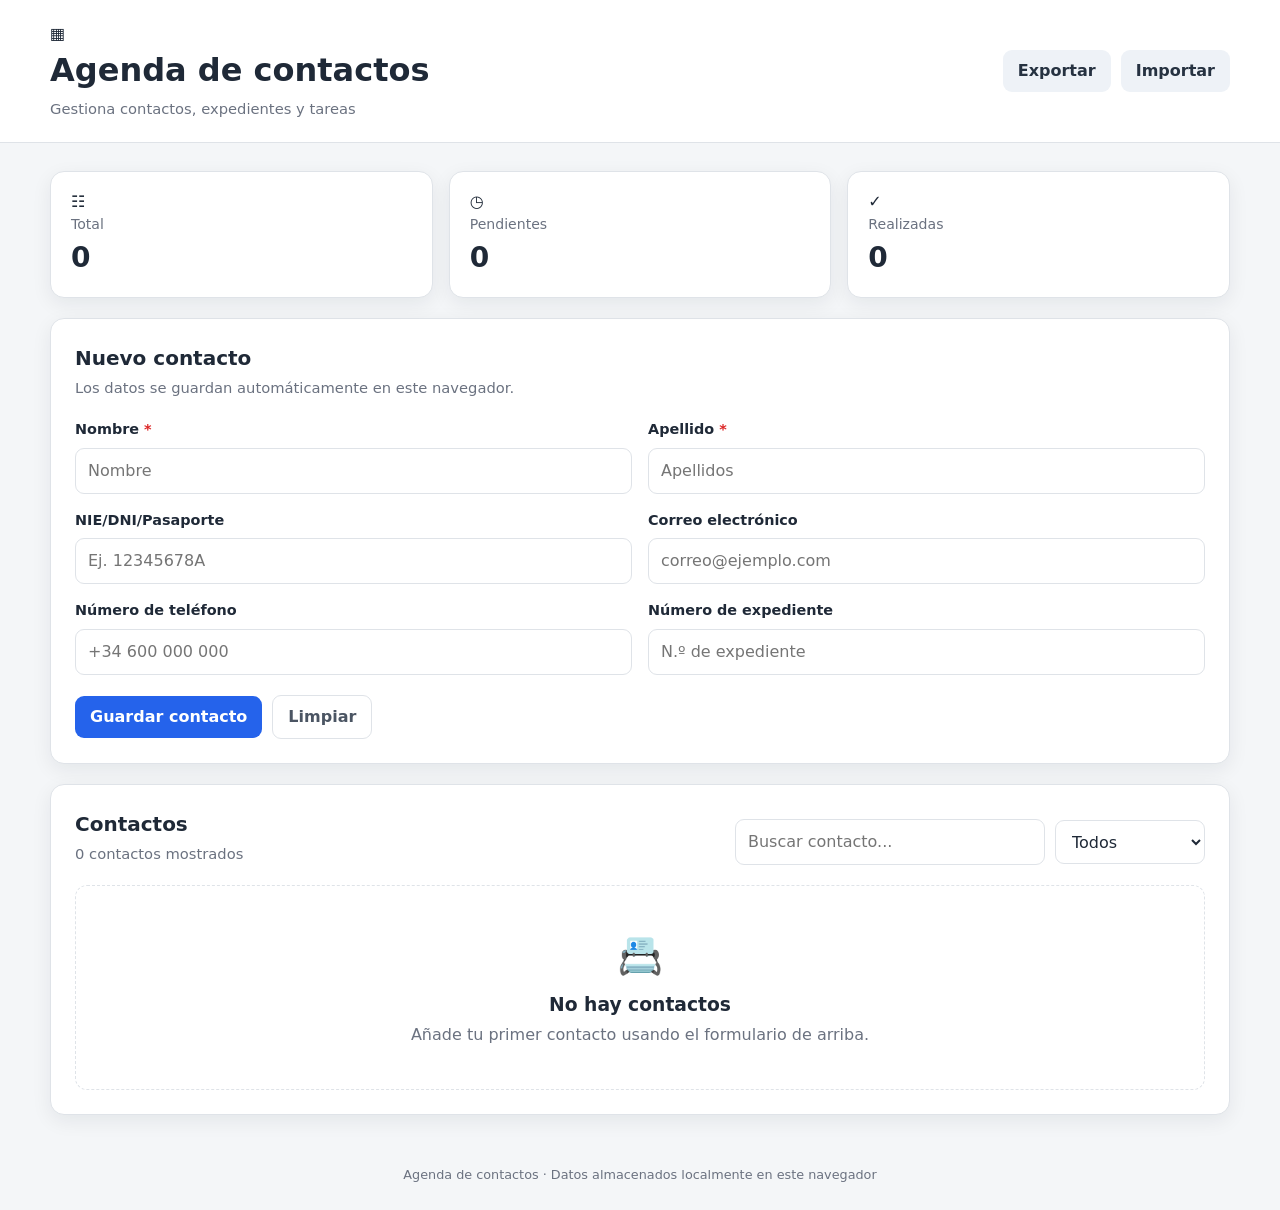
<file: index_old.html>
<!DOCTYPE html>
<html lang="es">
<head>
  <meta charset="UTF-8">
  <meta name="viewport" content="width=device-width, initial-scale=1.0">
  <meta name="description" content="Agenda de contactos">
  <title>Agenda de contactos</title>
  <link rel="stylesheet" href="style.css">
</head>
<body>
  <header class="topbar">
    <div class="brand">
      <div class="brand-mark">▦</div>
      <div>
        <h1>Agenda de contactos</h1>
        <p>Gestiona contactos, expedientes y tareas</p>
      </div>
    </div>
    <div class="header-actions">
      <button id="exportBtn" class="btn btn-secondary" type="button">Exportar</button>
      <label class="btn btn-secondary file-label" for="importFile">Importar</label>
      <input id="importFile" type="file" accept=".json,application/json" hidden>
    </div>
  </header>

  <main class="container">
    <section class="stats" aria-label="Resumen">
      <div class="stat-card">
        <div class="stat-icon">☷</div>
        <div><span>Total</span><strong id="totalCount">0</strong></div>
      </div>
      <div class="stat-card">
        <div class="stat-icon">◷</div>
        <div><span>Pendientes</span><strong id="pendingCount">0</strong></div>
      </div>
      <div class="stat-card">
        <div class="stat-icon">✓</div>
        <div><span>Realizadas</span><strong id="doneCount">0</strong></div>
      </div>
    </section>

    <section class="panel">
      <div class="section-header">
        <div>
          <h2 id="formTitle">Nuevo contacto</h2>
          <p>Los datos se guardan automáticamente en este navegador.</p>
        </div>
      </div>

      <form id="contactForm" autocomplete="off">
        <input type="hidden" id="contactId">

        <div class="form-grid">
          <div class="field">
            <label for="nombre">Nombre <span>*</span></label>
            <input id="nombre" name="nombre" type="text" required maxlength="100" placeholder="Nombre">
          </div>

          <div class="field">
            <label for="apellido">Apellido <span>*</span></label>
            <input id="apellido" name="apellido" type="text" required maxlength="150" placeholder="Apellidos">
          </div>

          <div class="field">
            <label for="documento">NIE/DNI/Pasaporte</label>
            <input id="documento" name="documento" type="text" maxlength="50" placeholder="Ej. 12345678A">
          </div>

          <div class="field">
            <label for="email">Correo electrónico</label>
            <input id="email" name="email" type="email" maxlength="150" placeholder="correo@ejemplo.com">
          </div>

          <div class="field">
            <label for="telefono">Número de teléfono</label>
            <input id="telefono" name="telefono" type="tel" maxlength="40" placeholder="+34 600 000 000">
          </div>

          <div class="field">
            <label for="expediente">Número de expediente</label>
            <input id="expediente" name="expediente" type="text" maxlength="100" placeholder="N.º de expediente">
          </div>
        </div>

        <div class="form-actions">
          <button class="btn btn-primary" type="submit" id="saveBtn">Guardar contacto</button>
          <button class="btn btn-secondary" type="button" id="cancelBtn" hidden>Cancelar edición</button>
          <button class="btn btn-light" type="reset" id="clearBtn">Limpiar</button>
        </div>
      </form>
    </section>

    <section class="panel">
      <div class="section-header contacts-header">
        <div>
          <h2>Contactos</h2>
          <p id="resultInfo">0 contactos</p>
        </div>
        <div class="filters">
          <input id="searchInput" type="search" placeholder="Buscar contacto..." aria-label="Buscar contacto">
          <select id="statusFilter" aria-label="Filtrar por estado">
            <option value="all">Todos</option>
            <option value="pending">Pendientes</option>
            <option value="done">Realizadas</option>
          </select>
        </div>
      </div>

      <div id="emptyState" class="empty-state">
        <div class="empty-icon">📇</div>
        <h3>No hay contactos</h3>
        <p>Añade tu primer contacto usando el formulario de arriba.</p>
      </div>

      <div id="contactsList" class="contacts-list" aria-live="polite"></div>
    </section>
  </main>

  <footer>
    <span>Agenda de contactos · Datos almacenados localmente en este navegador</span>
  </footer>

  <div id="toast" class="toast" role="status" aria-live="polite"></div>

  <script src="script.js?v=20261003-2"></script>
</body>
</html>
</file>
<file: style.css>
* {
  box-sizing: border-box;
}

:root {
  --bg: #f4f6f8;
  --surface: #ffffff;
  --text: #1f2937;
  --muted: #6b7280;
  --border: #dfe3e8;
  --primary: #2563eb;
  --primary-dark: #1d4ed8;
  --success: #15803d;
  --success-bg: #dcfce7;
  --warning-bg: #fef3c7;
  --warning-text: #92400e;
  --danger: #dc2626;
  --shadow: 0 6px 20px rgba(15, 23, 42, 0.07);
  --radius: 14px;
}

html {
  scroll-behavior: smooth;
}

body {
  margin: 0;
  min-height: 100vh;
  background: var(--bg);
  color: var(--text);
  font-family: Inter, system-ui, -apple-system, BlinkMacSystemFont, "Segoe UI", sans-serif;
  line-height: 1.5;
}

button,
input,
select {
  font: inherit;
}

button,
label {
  -webkit-tap-highlight-color: transparent;
}

.topbar {
  background: var(--surface);
  border-bottom: 1px solid var(--border);
  padding: 22px max(20px, calc((100vw - 1180px) / 2));
  display: flex;
  align-items: center;
  justify-content: space-between;
  gap: 20px;
}

.topbar h1 {
  margin: 0;
  font-size: clamp(1.45rem, 3vw, 2rem);
}

.topbar p,
.section-header p {
  margin: 4px 0 0;
  color: var(--muted);
  font-size: 0.92rem;
}

.header-actions,
.form-actions,
.filters,
.card-actions {
  display: flex;
  gap: 10px;
  align-items: center;
  flex-wrap: wrap;
}

.container {
  width: min(1180px, calc(100% - 32px));
  margin: 28px auto 50px;
}

.stats {
  display: grid;
  grid-template-columns: repeat(3, 1fr);
  gap: 16px;
  margin-bottom: 20px;
}

.stat-card,
.panel {
  background: var(--surface);
  border: 1px solid var(--border);
  border-radius: var(--radius);
  box-shadow: var(--shadow);
}

.stat-card {
  padding: 18px 20px;
}

.stat-card span {
  display: block;
  color: var(--muted);
  font-size: 0.88rem;
}

.stat-card strong {
  display: block;
  font-size: 1.75rem;
  margin-top: 2px;
}

.panel {
  padding: 24px;
  margin-bottom: 20px;
}

.section-header {
  margin-bottom: 20px;
}

.contacts-header {
  display: flex;
  align-items: flex-end;
  justify-content: space-between;
  gap: 20px;
}

.section-header h2 {
  margin: 0;
  font-size: 1.25rem;
}

.form-grid {
  display: grid;
  grid-template-columns: repeat(2, minmax(0, 1fr));
  gap: 16px;
}

.field {
  display: flex;
  flex-direction: column;
  gap: 7px;
}

.field label {
  font-weight: 600;
  font-size: 0.9rem;
}

.field label span {
  color: var(--danger);
}

.field input,
.filters input,
.filters select {
  width: 100%;
  min-height: 44px;
  padding: 10px 12px;
  border: 1px solid var(--border);
  border-radius: 9px;
  background: #fff;
  color: var(--text);
  outline: none;
  transition: border-color 0.15s, box-shadow 0.15s;
}

.field input:focus,
.filters input:focus,
.filters select:focus {
  border-color: var(--primary);
  box-shadow: 0 0 0 3px rgba(37, 99, 235, 0.12);
}

.form-actions {
  margin-top: 20px;
}

.btn {
  border: 0;
  border-radius: 9px;
  min-height: 42px;
  padding: 9px 15px;
  font-weight: 650;
  cursor: pointer;
  transition: transform 0.12s, background 0.15s, opacity 0.15s;
}

.btn:hover {
  transform: translateY(-1px);
}

.btn:active {
  transform: translateY(0);
}

.btn-primary {
  background: var(--primary);
  color: white;
}

.btn-primary:hover {
  background: var(--primary-dark);
}

.btn-secondary {
  background: #eef2f7;
  color: #263241;
}

.btn-secondary:hover {
  background: #e3e8ef;
}

.btn-light {
  background: white;
  border: 1px solid var(--border);
  color: #4b5563;
}

.btn-danger {
  background: #fee2e2;
  color: #b91c1c;
}

.btn-success {
  background: var(--success-bg);
  color: var(--success);
}

.file-label {
  display: inline-flex;
  align-items: center;
}

.filters {
  min-width: min(100%, 470px);
}

.filters input {
  flex: 1 1 260px;
}

.filters select {
  flex: 0 0 150px;
}

.contacts-list {
  display: grid;
  gap: 12px;
}

.contact-card {
  border: 1px solid var(--border);
  border-radius: 12px;
  padding: 17px;
  display: grid;
  grid-template-columns: minmax(0, 1fr) auto;
  gap: 15px;
  transition: background 0.15s, border-color 0.15s;
}

.contact-card.done {
  background: #f7fcf8;
  border-color: #b7dfc2;
}

.contact-main {
  min-width: 0;
}

.contact-title-row {
  display: flex;
  align-items: center;
  gap: 9px;
  flex-wrap: wrap;
  margin-bottom: 10px;
}

.contact-title {
  margin: 0;
  font-size: 1.05rem;
  word-break: break-word;
}

.status-badge {
  display: inline-flex;
  align-items: center;
  border-radius: 999px;
  padding: 3px 9px;
  font-size: 0.75rem;
  font-weight: 700;
}

.status-badge.pending {
  background: var(--warning-bg);
  color: var(--warning-text);
}

.status-badge.done {
  background: var(--success-bg);
  color: var(--success);
}

.contact-details {
  display: grid;
  grid-template-columns: repeat(2, minmax(0, 1fr));
  gap: 8px 18px;
  color: #4b5563;
  font-size: 0.9rem;
}

.detail {
  min-width: 0;
  overflow-wrap: anywhere;
}

.detail strong {
  color: #374151;
}

.card-actions {
  justify-content: flex-end;
  align-self: center;
}

.card-actions .btn {
  white-space: nowrap;
}

.empty-state {
  text-align: center;
  padding: 42px 20px;
  border: 1px dashed var(--border);
  border-radius: 12px;
  color: var(--muted);
}

.empty-icon {
  font-size: 2.3rem;
}

.empty-state h3 {
  margin: 8px 0 4px;
  color: var(--text);
}

.empty-state p {
  margin: 0;
}

footer {
  text-align: center;
  color: var(--muted);
  font-size: 0.8rem;
  padding: 0 16px 25px;
}

.toast {
  position: fixed;
  left: 50%;
  bottom: 24px;
  transform: translate(-50%, 20px);
  background: #111827;
  color: white;
  padding: 11px 16px;
  border-radius: 9px;
  box-shadow: 0 8px 30px rgba(0,0,0,0.18);
  opacity: 0;
  pointer-events: none;
  transition: opacity 0.2s, transform 0.2s;
  z-index: 100;
}

.toast.show {
  opacity: 1;
  transform: translate(-50%, 0);
}

@media (max-width: 760px) {
  .topbar {
    align-items: flex-start;
    flex-direction: column;
  }

  .header-actions {
    width: 100%;
  }

  .header-actions .btn {
    flex: 1;
    text-align: center;
  }

  .stats {
    grid-template-columns: 1fr;
  }

  .panel {
    padding: 18px;
  }

  .form-grid,
  .contact-details {
    grid-template-columns: 1fr;
  }

  .contacts-header {
    align-items: stretch;
    flex-direction: column;
  }

  .filters {
    min-width: 0;
    flex-direction: column;
    align-items: stretch;
  }

  .filters select {
    flex-basis: auto;
  }

  .contact-card {
    grid-template-columns: 1fr;
  }

  .card-actions {
    justify-content: stretch;
  }

  .card-actions .btn {
    flex: 1;
  }
}
</file>
